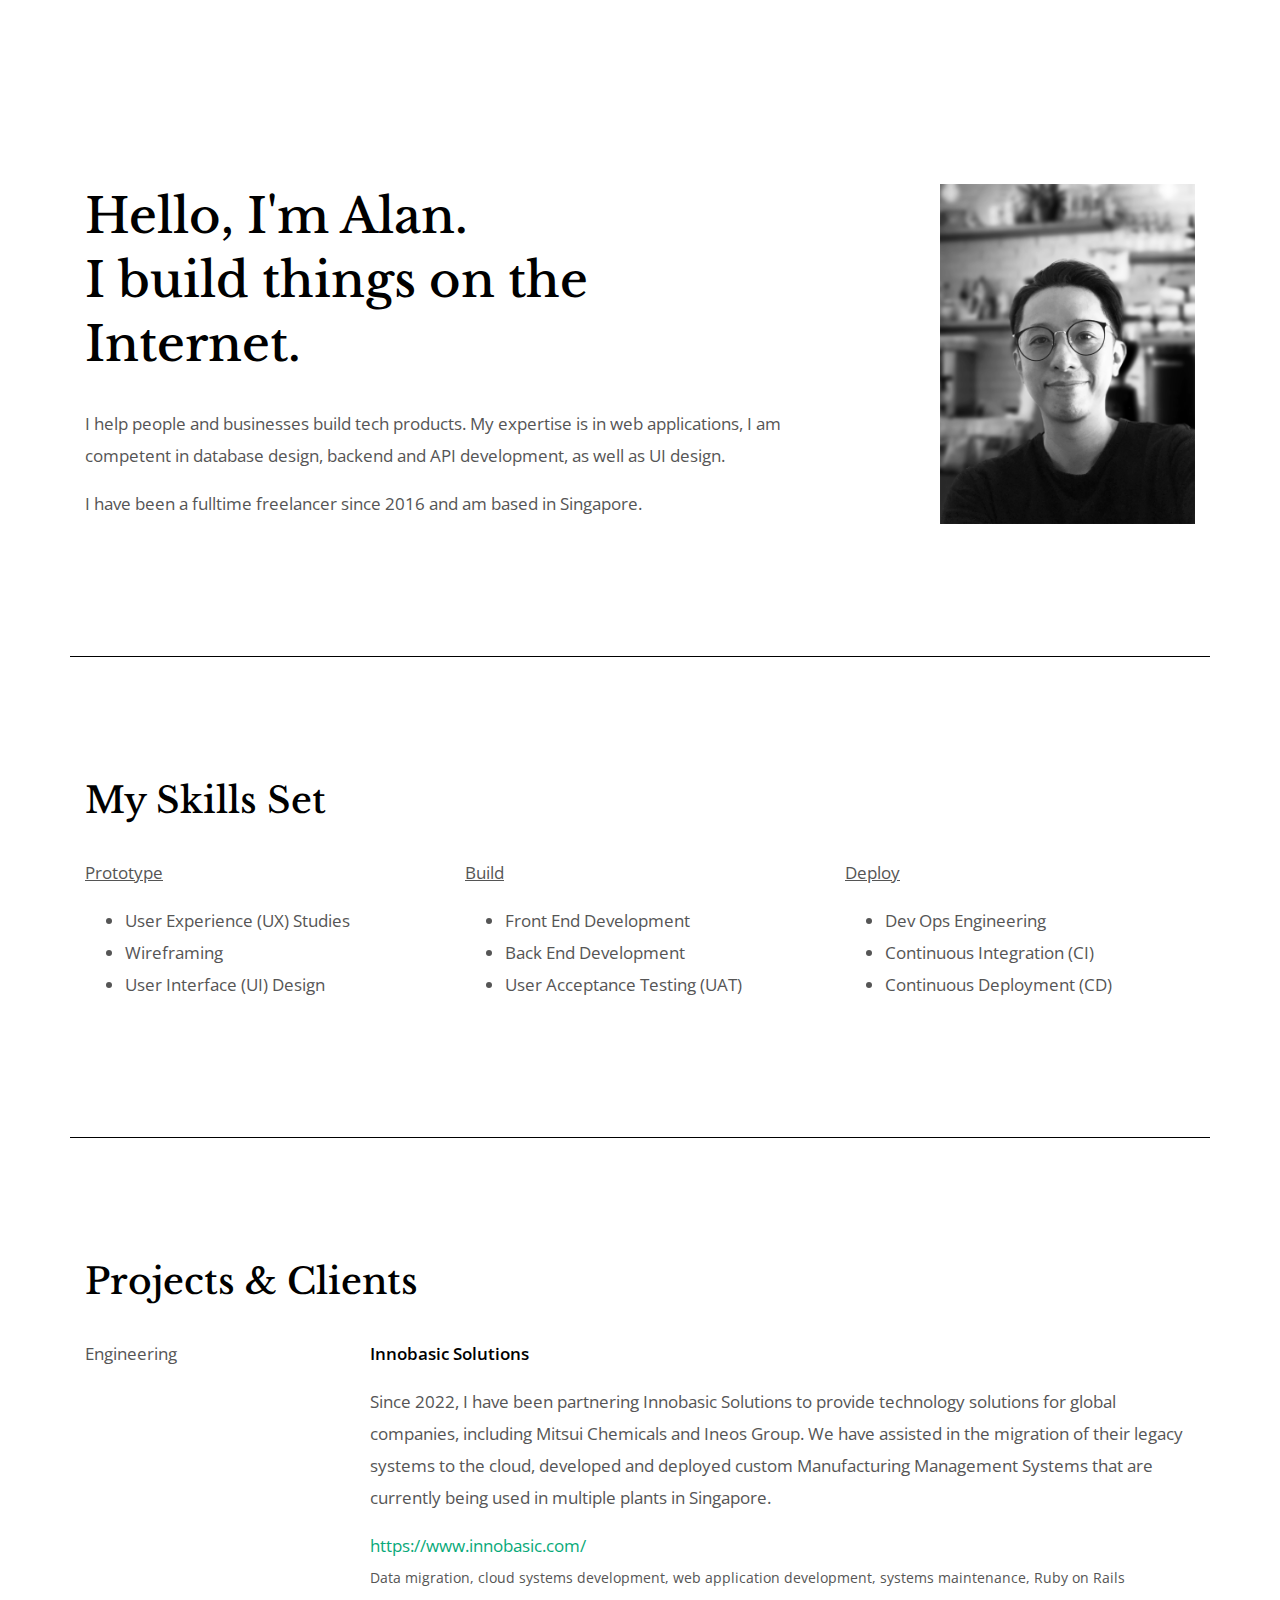
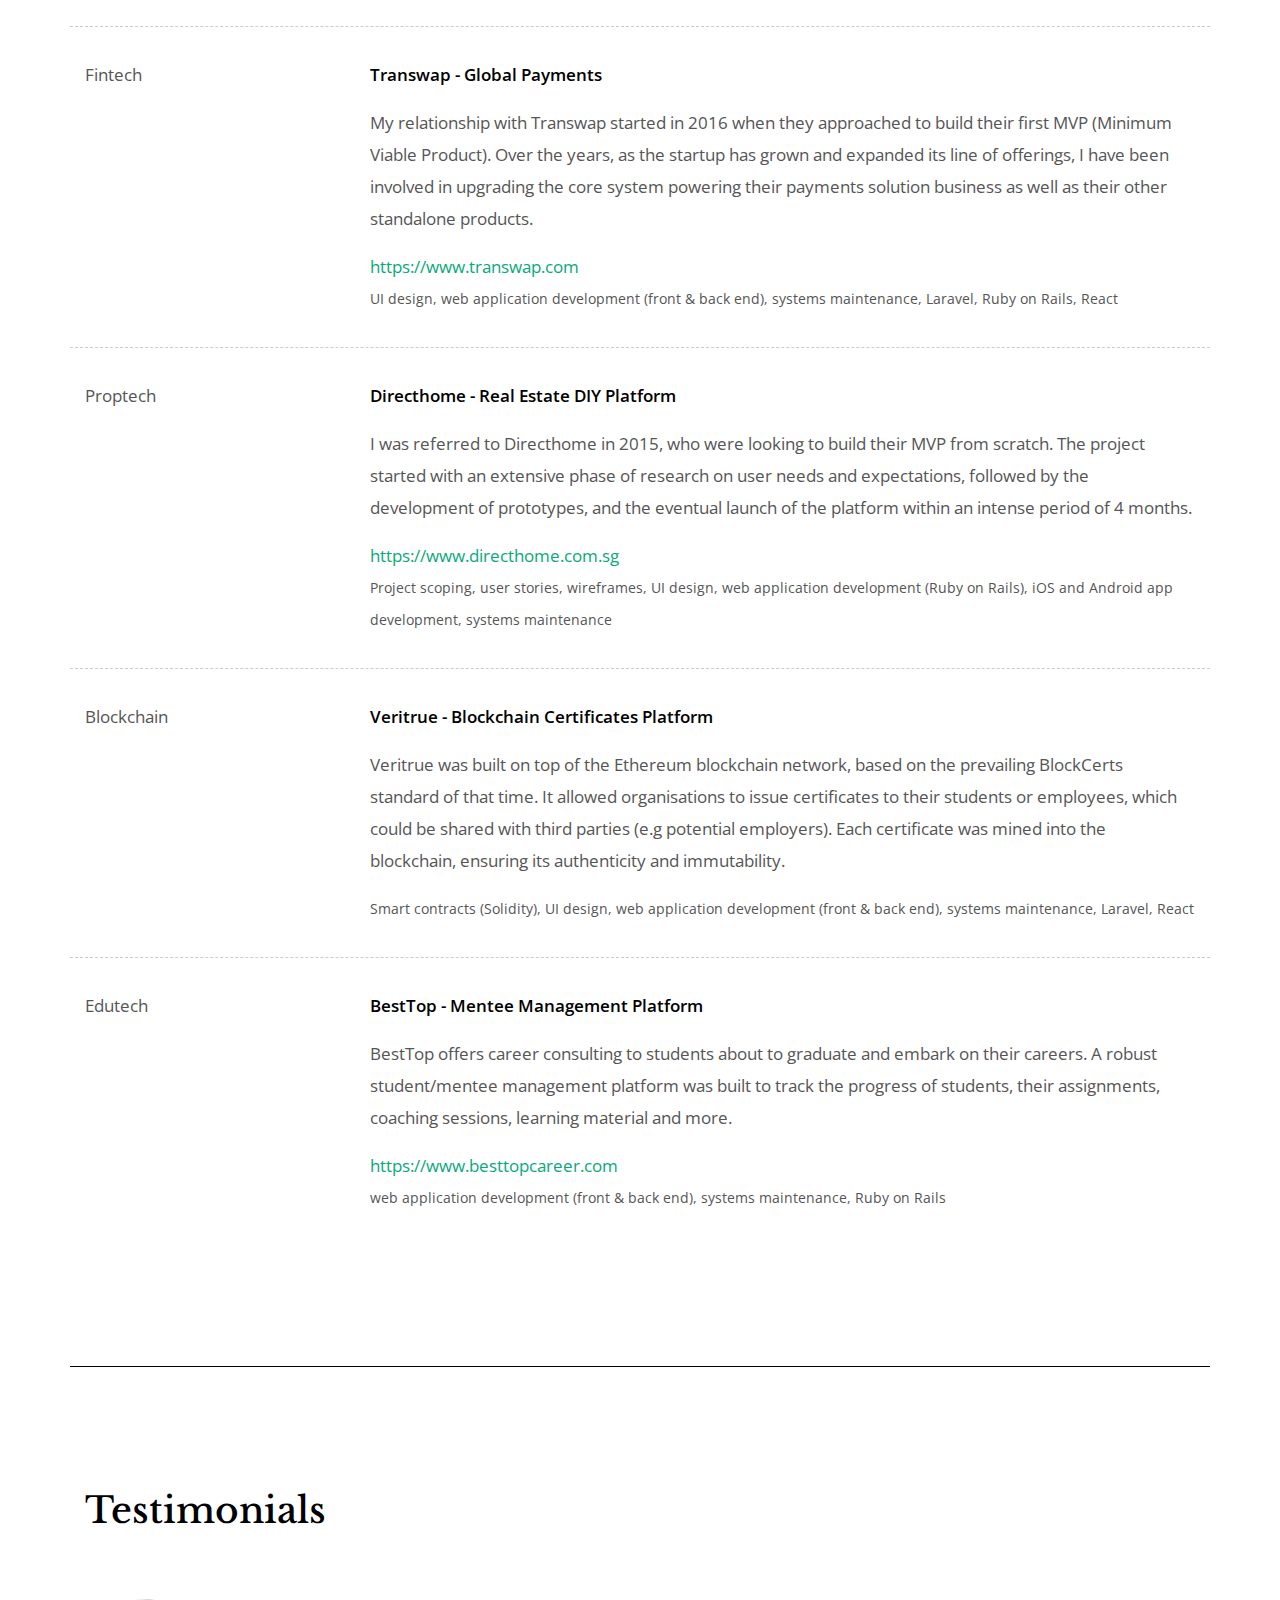
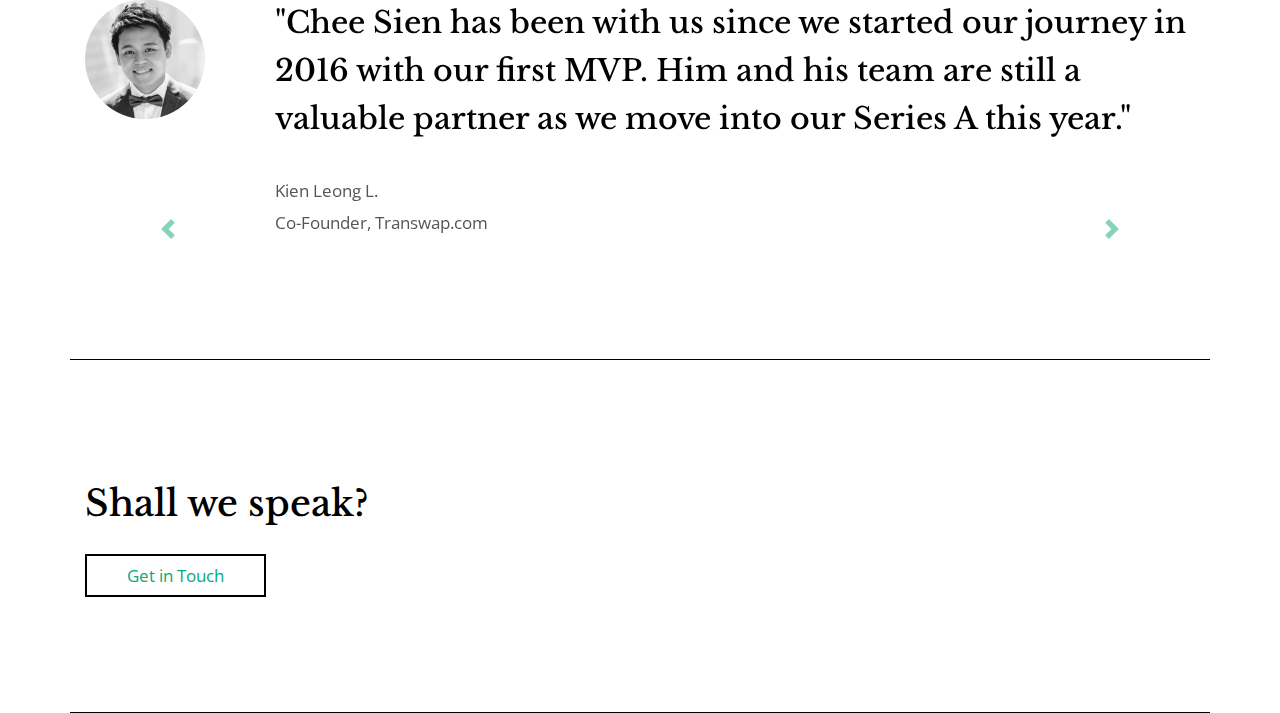
<file: index.html>
<!DOCTYPE html>
<html>
  <head>
    <title>fiftypsi</title>
    <link rel="stylesheet" href="https://maxcdn.bootstrapcdn.com/bootstrap/4.0.0/css/bootstrap.min.css" integrity="sha384-Gn5384xqQ1aoWXA+058RXPxPg6fy4IWvTNh0E263XmFcJlSAwiGgFAW/dAiS6JXm" crossorigin="anonymous">
    <link rel="stylesheet" href="https://maxcdn.bootstrapcdn.com/bootstrap/4.0.0/css/bootstrap.min.css" integrity="sha384-Gn5384xqQ1aoWXA+058RXPxPg6fy4IWvTNh0E263XmFcJlSAwiGgFAW/dAiS6JXm" crossorigin="anonymous">
    <link rel="preconnect" href="https://fonts.gstatic.com">
    <link href="https://fonts.googleapis.com/css2?family=Libre+Baskerville:wght@400;700&family=Open+Sans:wght@400;600&display=swap" rel="stylesheet"> 
    <link rel="stylesheet" href="css/style.css">
  </head>
  <body>
    <div class="container">
  
      <div class="row section" id="splash">
        <div class="col-lg-8">
          <h1 class='fade_in'>Hello, I'm Alan.  <br>I build things on the Internet.</h1>
          <p>I help people and businesses build tech products.  My expertise is in web applications, I am competent in database design, backend and API development, as well as UI design.</p>
          <p>I have been a fulltime freelancer since 2016 and am based in Singapore.</p>
        </div>
         <div class="col-lg-1"></div>
        <div class="col-lg-3">
          <img src="images/alan_lee.jpg" class="profile_image">
        </div>
      </div>
  
      <div class="row section" id="skills">
        <div class="col-12">
          <h2>My Skills Set</h2>
          <p></p>
        </div>
        <div class="col-4">
          <p><u>Prototype</u></p>
          <ul>
            <li>User Experience (UX) Studies</li>
            <li>Wireframing</li>
            <li>User Interface (UI) Design</li>
          </ul>
        </div>
        <div class="col-4">
          <p><u>Build</u></p>
          <ul>
            <li>Front End Development</li>
            <li>Back End Development</li>
            <li>User Acceptance Testing (UAT)</li>
          </ul>
        </div>
        <div class="col-4">
          <p><u>Deploy</u></p>
          <ul>
            <li>Dev Ops Engineering</li>
            <li>Continuous Integration (CI)</li>
            <li>Continuous Deployment (CD)</li>
          </ul>
        </div>
        
        
      </div>


      <div class="row section" id="projects">
        <div class="col-12">
          <h2>Projects & Clients</h2>

          <div class="row project">
            <div class="col-lg-3">
              <p>Engineering</p>
            </div>
            <div class="col-lg-9">
              <p><strong>Innobasic Solutions </strong></p>
              <p>Since 2022, I have been partnering Innobasic Solutions to provide technology solutions for global companies, including Mitsui Chemicals and Ineos Group.  We have assisted in the migration of their legacy systems to the cloud, developed and deployed custom Manufacturing Management Systems that are currently being used in multiple plants in Singapore.</p>
              <a href="https://www.innobasic.com/" target="_blank">https://www.innobasic.com/</a>
              <p class="small">Data migration, cloud systems development, web application development, systems maintenance, Ruby on Rails</p>
            </div>
          </div>
          
          <div class="row project">
            <div class="col-lg-3">
              <p>Fintech</p>
            </div>
            <div class="col-lg-9">
              <p><strong>Transwap - Global Payments </strong></p>
              <p>My relationship with Transwap started in 2016 when they approached to build their first MVP (Minimum Viable Product).  Over the years, as the startup has grown and expanded its line of offerings, I have been involved in upgrading the core system powering their payments solution business as well as their other standalone products.</p>
              <a href="https://www.transwap.com" target="_blank">https://www.transwap.com</a>
              <p class="small">UI design, web application development (front & back end), systems maintenance, Laravel, Ruby on Rails, React</p>
            </div>
          </div>

          <div class="row project">
            <div class="col-lg-3">
              <p>Proptech</p>
            </div>
            <div class="col-lg-9">
              <p><strong>Directhome - Real Estate DIY Platform</strong></p>
              <p>I was referred to Directhome in 2015, who were looking to build their MVP from scratch.  The project started with an extensive phase of research on user needs and expectations, followed by the development of prototypes, and the eventual launch of the platform within an intense period of 4 months.</p>
              <a href="https://www.directhome.com.sg" target="_blank">https://www.directhome.com.sg</a>
              <p class="small">Project scoping, user stories, wireframes, UI design, web application development (Ruby on Rails), iOS and Android app development, systems maintenance</p>
            </div>
          </div>

          <div class="row project">
            <div class="col-lg-3">
              <p>Blockchain</p>
            </div>
            <div class="col-lg-9">
              <p><strong>Veritrue - Blockchain Certificates Platform </strong></p>
              <p>Veritrue was built on top of the Ethereum blockchain network, based on the prevailing BlockCerts standard of that time.  It allowed organisations to issue certificates to their students or employees, which could be shared with third parties (e.g potential employers).  Each certificate was mined into the blockchain, ensuring its authenticity and immutability.</p>
              <p class="small">Smart contracts (Solidity), UI design, web application development (front & back end), systems maintenance, Laravel, React</p>
            </div>
          </div>

          <div class="row project">
            <div class="col-lg-3">
              <p>Edutech</p>
            </div>
            <div class="col-lg-9">
              <p><strong>BestTop - Mentee Management Platform </strong></p>
              <p>BestTop offers career consulting to students about to graduate and embark on their careers.  A robust student/mentee management platform was built to track the progress of students, their assignments, coaching sessions, learning material and more.</p>
               <a href="https://www.besttopcareer.com" target="_blank">https://www.besttopcareer.com</a>
              <p class="small">web application development (front & back end), systems maintenance, Ruby on Rails</p>
            </div>
          </div>


        </div>
      </div>

       <div class="row section">
        <div class="col-12">
          <h2>Testimonials</h2>

          <div id="carousel" class="carousel slide" data-ride="carousel">
            <div class="carousel-inner">
              <div class="carousel-item testimonial active">
                <div class="row">
                  <div class="col-lg-2">
                      <img src="images/profile_kien.png" alt="testimonial">
                  </div>
                  <div class="col-lg-10">
                    <h3>"Chee Sien has been with us since we started our journey in 2016 with our first MVP. Him and his team are still a valuable partner as we move into our Series A this year."</h3>
                    <p>Kien Leong L.<br>Co-Founder, Transwap.com</p>
                  </div>
                </div>
                
              </div>
              <div class="carousel-item testimonial">
                <div class="row">
                  <div class="col-lg-2">
                      <img src="images/profile_mulyadi.jpeg" alt="testimonial">
                  </div>
                  <div class="col-lg-10">
                    <h3>
									"Chee Sien and his team helped us to launch our platform very quickly, and according to
									our vision. If you need a tech partner, I strongly recommend them."
                    </h3>
                <p>Mulyadi S.<br>Founder, Makerscut.com</p>
                  </div>
                </div>
                
              </div>
              <div class="carousel-item testimonial">
                <div class="row">
                  <div class="col-lg-2">
                      <img src="images/profile_tong.jpeg" alt="testimonial">
                  </div>
                  <div class="col-lg-10">
                    <h3>"Whenever I think up a new venture, I bounce ideas off Chee Sien.  Most of the time, a great-looking prototype gets built in no time."</h3>
                <p>Duong T.<br>Co-Founded Homage.sg</p>
                  </div>
                </div>
                
              </div>
            </div>
            <a class="carousel-control-prev" href="#carousel" role="button" data-slide="prev">
              <span class="carousel-control-prev-icon" aria-hidden="true"></span>
              <span class="sr-only">Previous</span>
            </a>
            <a class="carousel-control-next" href="#carousel" role="button" data-slide="next">
              <span class="carousel-control-next-icon" aria-hidden="true"></span>
              <span class="sr-only">Next</span>
            </a>
          </div>
        </div>
      </div>

      <div class="row section">
        <div class="col-12">
          <h2>Shall we speak?</h2>
          <a href="mailto:dortcorm@gmail.com" class="button">Get in Touch</a>
        </div>
      </div>
      
    </div>  
    <script src="https://code.jquery.com/jquery-3.2.1.slim.min.js" integrity="sha384-KJ3o2DKtIkvYIK3UENzmM7KCkRr/rE9/Qpg6aAZGJwFDMVNA/GpGFF93hXpG5KkN" crossorigin="anonymous"></script>
    <script src="https://cdnjs.cloudflare.com/ajax/libs/popper.js/1.12.9/umd/popper.min.js" integrity="sha384-ApNbgh9B+Y1QKtv3Rn7W3mgPxhU9K/ScQsAP7hUibX39j7fakFPskvXusvfa0b4Q" crossorigin="anonymous"></script>
    <script src="https://maxcdn.bootstrapcdn.com/bootstrap/4.0.0/js/bootstrap.min.js" integrity="sha384-JZR6Spejh4U02d8jOt6vLEHfe/JQGiRRSQQxSfFWpi1MquVdAyjUar5+76PVCmYl" crossorigin="anonymous"></script>
    <script>
      $('.carousel').carousel({
        interval: false
      })
      $("#skills").hide();
      element.scrollIntoView();
    </script>
  </body>
</html>
</file>
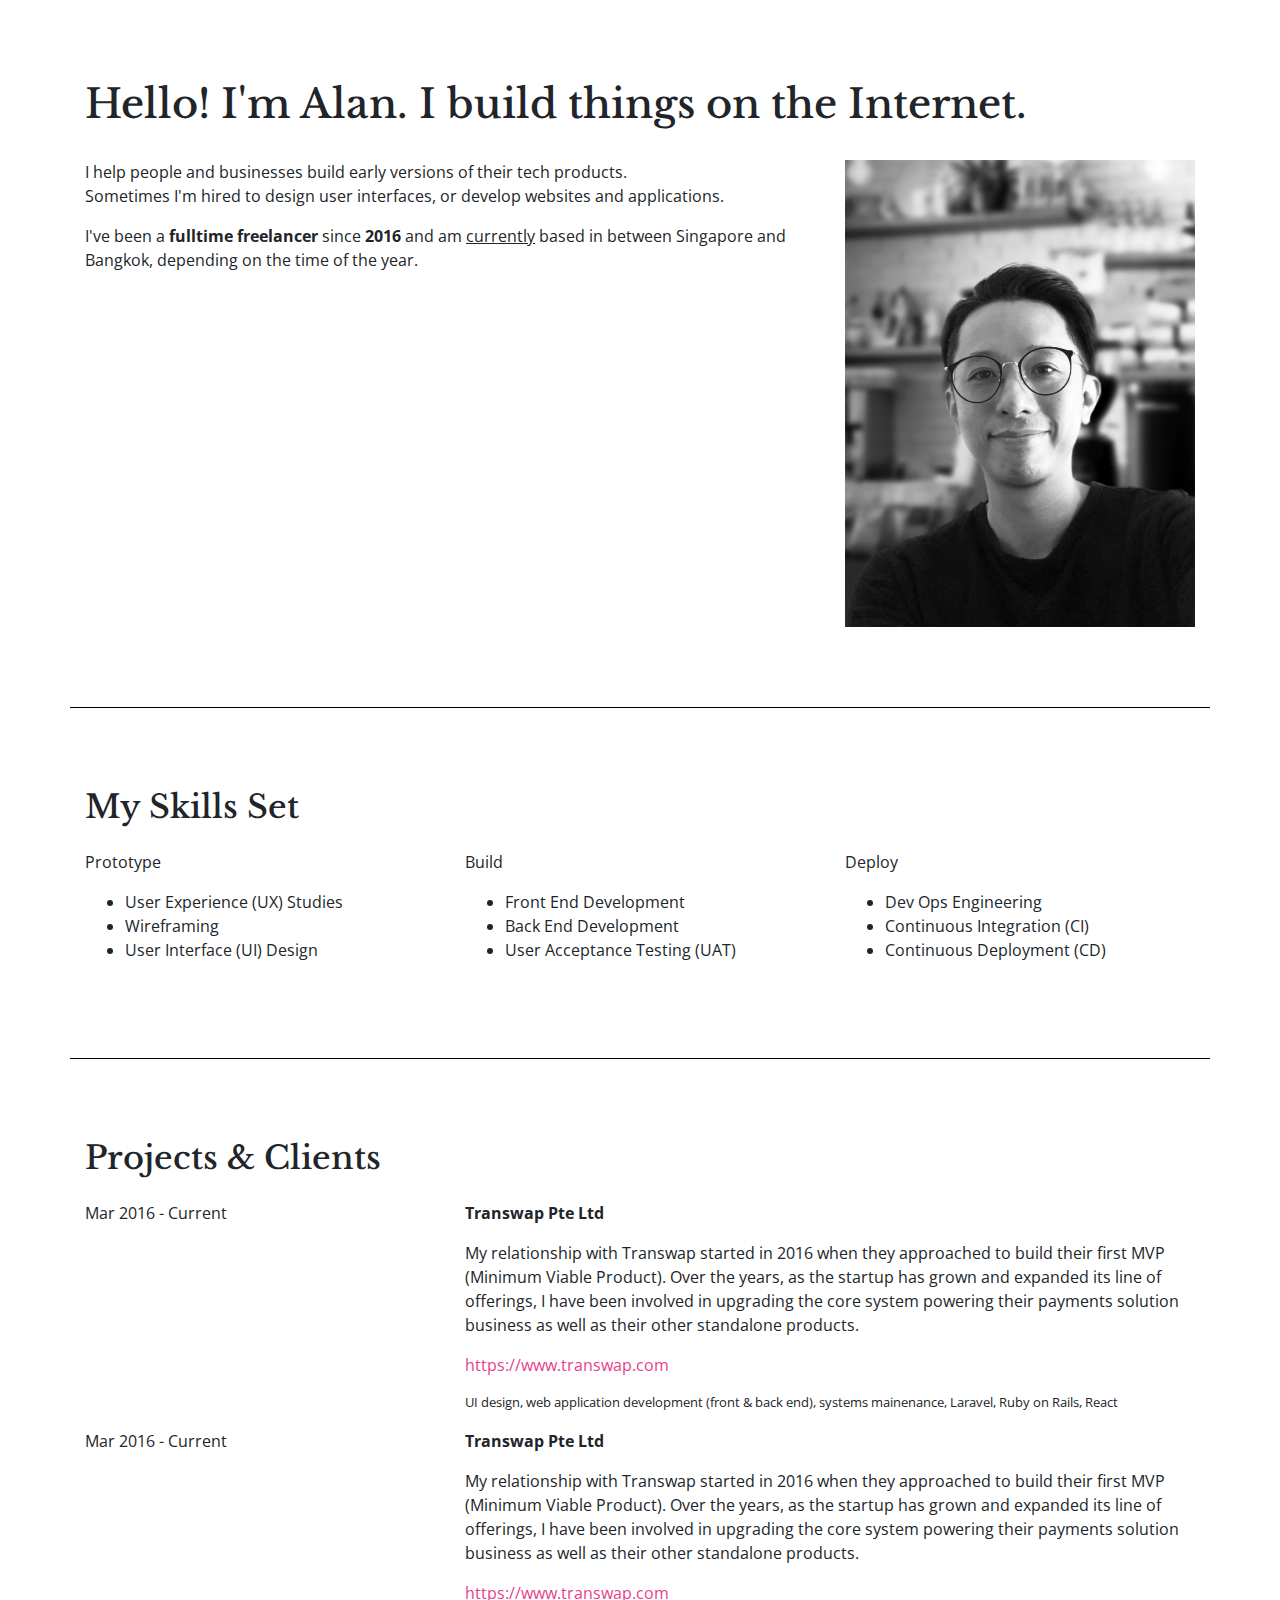
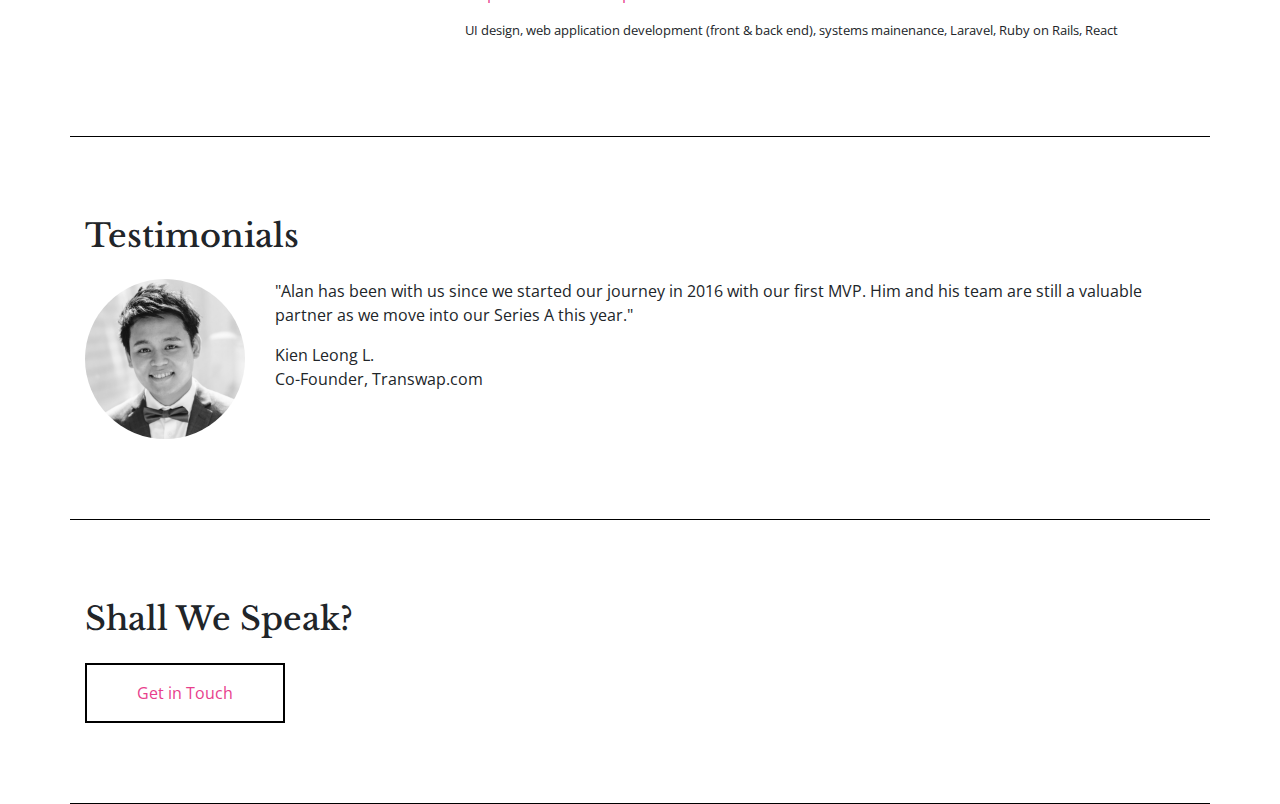
<file: code/index.html>
<html>
  <head>
    <!--  Bootstrap -->
    <link rel="stylesheet" href="https://maxcdn.bootstrapcdn.com/bootstrap/4.0.0/css/bootstrap.min.css" integrity="sha384-Gn5384xqQ1aoWXA+058RXPxPg6fy4IWvTNh0E263XmFcJlSAwiGgFAW/dAiS6JXm" crossorigin="anonymous">
    <!-- Google Fonts -->
    <link rel="preconnect" href="https://fonts.gstatic.com">
    <link href="https://fonts.googleapis.com/css2?family=Libre+Baskerville:wght@400;700&family=Open+Sans:wght@400;700&display=swap" rel="stylesheet">
    <!-- Custom Stylesheet -->
    <link rel="stylesheet" href="style.css">
  </head>
  <body>

    <div class="container">

      <div class="row section">
        <div class="col-lg-12">
          <h1>Hello! <span>I'm Alan.</span> I build things on the Internet.</h1>
        </div>
        <div class="col-lg-8">
          <p>I help people and businesses build early versions of their tech products. <br>Sometimes I'm hired to design user interfaces, or develop websites and applications.</p>
          <p>I've been a <strong>fulltime freelancer</strong> since <b>2016</b> and am <u>currently</u> based in between Singapore and Bangkok, depending on the time of the year.</p>
        </div>
        <div class="col-lg-4">
          <img id="profile" src="https://fiftypsi.github.io/images/alan_lee.jpg">
        </div>
      </div>

      <div class="row section">
        <div class="col-lg-12">
           <h2>My Skills Set</h2>
        </div>
        <div class="col-lg-4">
          <p>Prototype</p>
            <ul>
              <li>User Experience (UX) Studies</li>
              <li>Wireframing</li>
              <li>User Interface (UI) Design</li>
            </ul>
        </div>
        <div class="col-lg-4">
           <p>Build</p>
            <ul>
              <li>Front End Development</li>
              <li>Back End Development</li>
              <li>User Acceptance Testing (UAT)</li>
            </ul>
        </div>
        <div class="col-lg-4">
          <p>Deploy</p>
            <ul>
              <li>Dev Ops Engineering</li>
              <li>Continuous Integration (CI)</li>
              <li>Continuous Deployment (CD)</li>
            </ul>
        </div>
      </div>

      <div class="row section" id="projects">
        <div class="col-lg-12">
          <h2>Projects & Clients</h2>
        </div>
        <div class="col-lg-4">
          <p>Mar 2016 - Current</p>
        </div>
        <div class="col-lg-8">
          <p><strong>Transwap Pte Ltd </strong></p>
          <p>My relationship with Transwap started in 2016 when they approached to build their first MVP (Minimum Viable Product).  Over the years, as the startup has grown and expanded its line of offerings, I have been involved in upgrading the core system powering their payments solution business as well as their other standalone products.</p>
          <a href="https://www.transwap.com" target="_blank">https://www.transwap.com</a>
          <p class="small">UI design, web application development (front & back end), systems mainenance, Laravel, Ruby on Rails, React</p>
        </div>
        <div class="col-lg-4">
          <p>Mar 2016 - Current</p>
        </div>
        <div class="col-lg-8">
          <p><strong>Transwap Pte Ltd </strong></p>
          <p>My relationship with Transwap started in 2016 when they approached to build their first MVP (Minimum Viable Product).  Over the years, as the startup has grown and expanded its line of offerings, I have been involved in upgrading the core system powering their payments solution business as well as their other standalone products.</p>
          <a href="https://www.transwap.com" target="_blank">https://www.transwap.com</a>
          <p class="small">UI design, web application development (front & back end), systems mainenance, Laravel, Ruby on Rails, React</p>
        </div>
      </div>

      <div class="row section" id="testimonials">
        <div class="col-lg-12">
          <h2>Testimonials</h2>
        </div>
        <div class="col-lg-2">
          <img src="https://fiftypsi.github.io/images/profile_kien.png" alt="">
        </div>
        <div class="col-lg-10">
          <p>"Alan has been with us since we started our journey in 2016 with our first MVP. Him and his team are still a valuable partner as we move into our Series A this year."
        </p>
        <p>Kien Leong L.<br>
          Co-Founder, Transwap.com
        </p>
        </div>
      </div>

      <div class="row section">
          <div class="col-lg-12">
            <h2>Shall We Speak?</h2>
            <a id="cta_button" href="mailto:alan@bitnatives.com">Get in Touch</a>
          </div>
      </div>

      
    </div>

    <script src="https://code.jquery.com/jquery-3.2.1.slim.min.js" integrity="sha384-KJ3o2DKtIkvYIK3UENzmM7KCkRr/rE9/Qpg6aAZGJwFDMVNA/GpGFF93hXpG5KkN" crossorigin="anonymous"></script>
    <script src="https://cdnjs.cloudflare.com/ajax/libs/popper.js/1.12.9/umd/popper.min.js" integrity="sha384-ApNbgh9B+Y1QKtv3Rn7W3mgPxhU9K/ScQsAP7hUibX39j7fakFPskvXusvfa0b4Q" crossorigin="anonymous"></script>
    <script src="https://maxcdn.bootstrapcdn.com/bootstrap/4.0.0/js/bootstrap.min.js" integrity="sha384-JZR6Spejh4U02d8jOt6vLEHfe/JQGiRRSQQxSfFWpi1MquVdAyjUar5+76PVCmYl" crossorigin="anonymous"></script>
  </body>
</html>
</file>
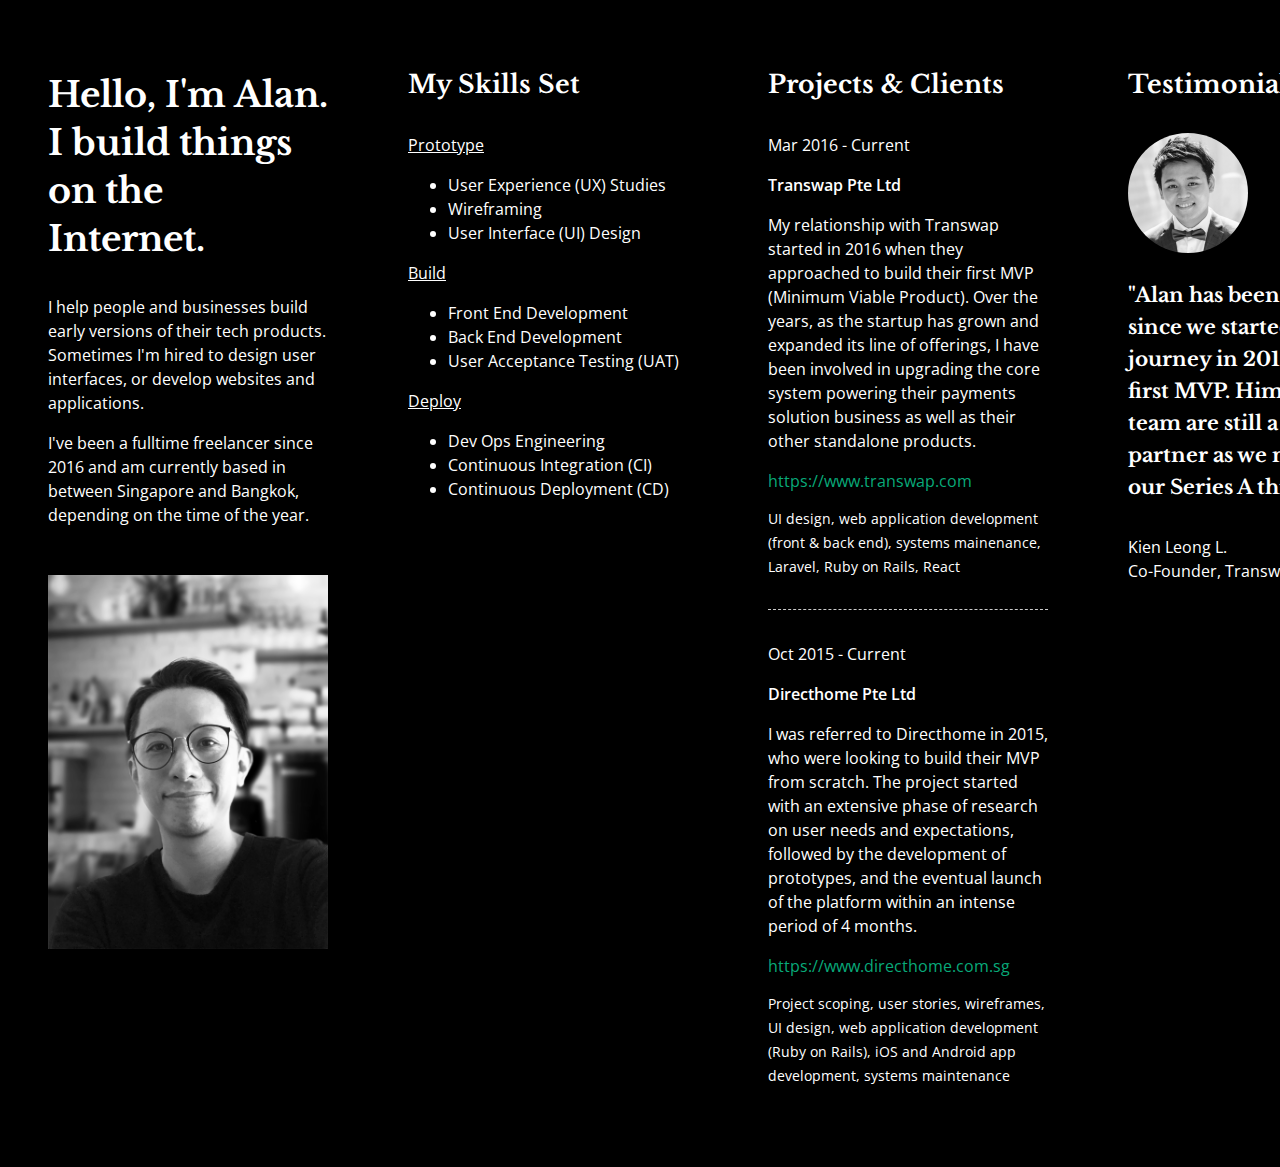
<file: index_alt.html>
<!DOCTYPE html>
<html>
  <head>
    <title>fiftypsi</title>
    <link rel="preconnect" href="https://fonts.gstatic.com">
    <link href="https://fonts.googleapis.com/css2?family=Libre+Baskerville:wght@400;700&family=Open+Sans:wght@400;600&display=swap" rel="stylesheet"> 
    <!-- <link rel="stylesheet" href="css/style_basic.css"> -->
    <link rel="stylesheet" href="css/style_alt.css">
  </head>
  <body>
    <div id="container">
  
      <div class="section" id="splash">
        <div id="splash_left">
          <h1>Hello, I'm Alan.  <br>I build things on the Internet.</h1>
          <p>I help people and businesses build early versions of their tech products.  Sometimes I'm hired to design user interfaces, or develop websites and applications.</p>
          <p>I've been a fulltime freelancer since 2016 and am currently based in between Singapore and Bangkok, depending on the time of the year.</p>
        </div>
        <div id="splash_right">
          <img src="images/alan_lee.jpg" class="profile_image">
        </div>
      </div>
  
      <div class="section">
        <h2>My Skills Set</h2>
        <div id="skills">
          <div class="skill">
            <p><u>Prototype</u></p>
            <ul>
              <li>User Experience (UX) Studies</li>
              <li>Wireframing</li>
              <li>User Interface (UI) Design</li>
            </ul>
          </div>
          <div class="skill">
            <p><u>Build</u></p>
            <ul>
              <li>Front End Development</li>
              <li>Back End Development</li>
              <li>User Acceptance Testing (UAT)</li>
            </ul>
          </div>
          <div class="skill">
            <p><u>Deploy</u></p>
            <ul>
              <li>Dev Ops Engineering</li>
              <li>Continuous Integration (CI)</li>
              <li>Continuous Deployment (CD)</li>
            </ul>
          </div>
        </div>
      </div>


      <div class="section">
        <div class="col-12">
          <h2>Projects & Clients</h2>
          
          <div class="project">
            <div class="project_left">
              <p>Mar 2016 - Current</p>
            </div>
            <div class="project_right">
              <p><strong>Transwap Pte Ltd </strong></p>
              <p>My relationship with Transwap started in 2016 when they approached to build their first MVP (Minimum Viable Product).  Over the years, as the startup has grown and expanded its line of offerings, I have been involved in upgrading the core system powering their payments solution business as well as their other standalone products.</p>
              <a href="https://www.transwap.com" target="_blank">https://www.transwap.com</a>
              <p class="small">UI design, web application development (front & back end), systems mainenance, Laravel, Ruby on Rails, React</p>
            </div>
          </div>

          <div class="project">
            <div class="project_left">
              <p>Oct 2015 - Current</p>
            </div>
            <div class="project_right">
              <p><strong>Directhome Pte Ltd</strong></p>
              <p>I was referred to Directhome in 2015, who were looking to build their MVP from scratch.  The project started with an extensive phase of research on user needs and expectations, followed by the development of prototypes, and the eventual launch of the platform within an intense period of 4 months.</p>
              <a href="https://www.directhome.com.sg" target="_blank">https://www.directhome.com.sg</a>
              <p class="small">Project scoping, user stories, wireframes, UI design, web application development (Ruby on Rails), iOS and Android app development, systems maintenance</p>
            </div>
          </div>


        </div>
      </div>

       <div class="section">
        <div class="col-12">
          <h2>Testimonials</h2>

          <div class="testimonial">
              <div class="testimonial_left">
                  <img src="images/profile_kien.png" alt="testimonial">
              </div>
              <div class="testimonial_right">
                <h3>"Alan has been with us since we started our journey in 2016 with our first MVP. Him and his team are still a valuable partner as we move into our Series A this year."</h3>
                <p>Kien Leong L.<br>Co-Founder, Transwap.com</p>
              </div>
          </div>

        </div>
      </div>

      <div class="section">
        <div class="col-12">
          <h2>Shall we speak<a href="index_basic.html">?</a></h2>
          <a href="mailto:dortcorm@gmail.com" class="button">Get in Touch</a>
        </div>
      </div>
      
    </div>  
  </body>
</html>
</file>
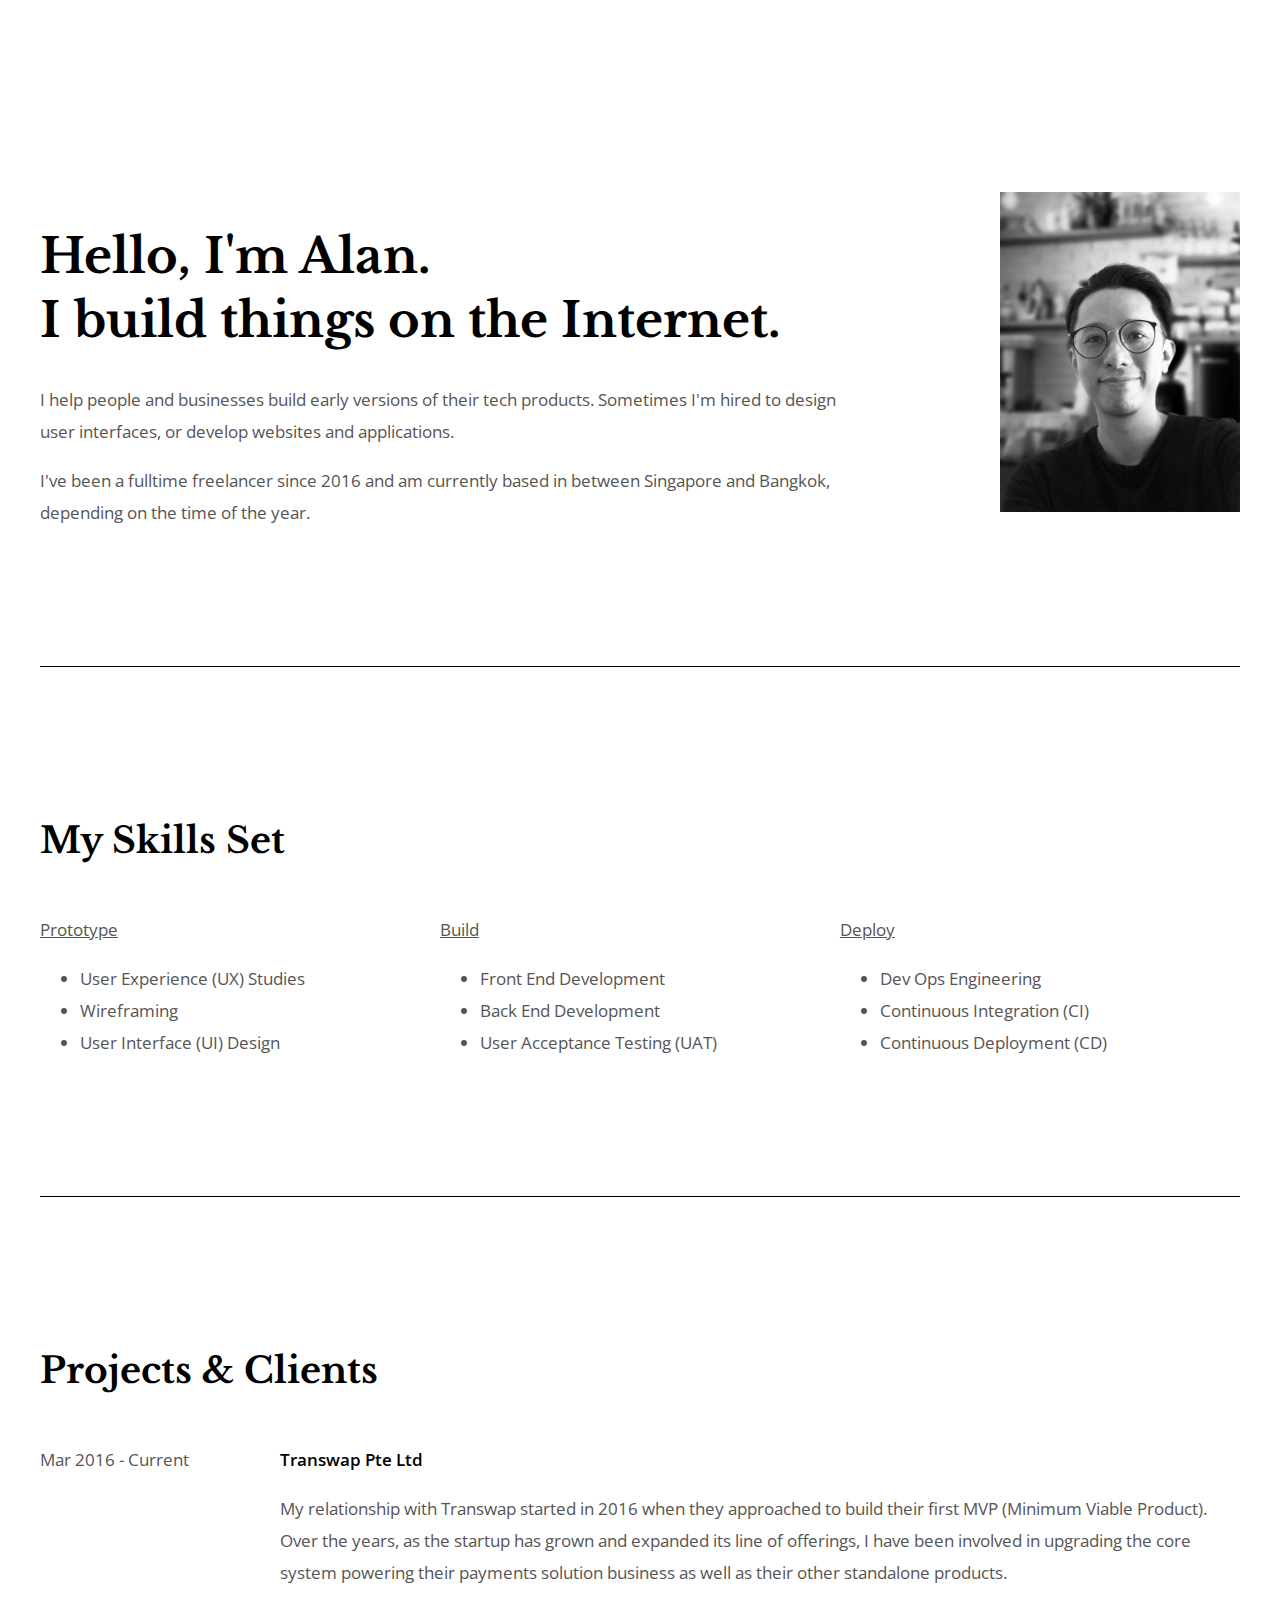
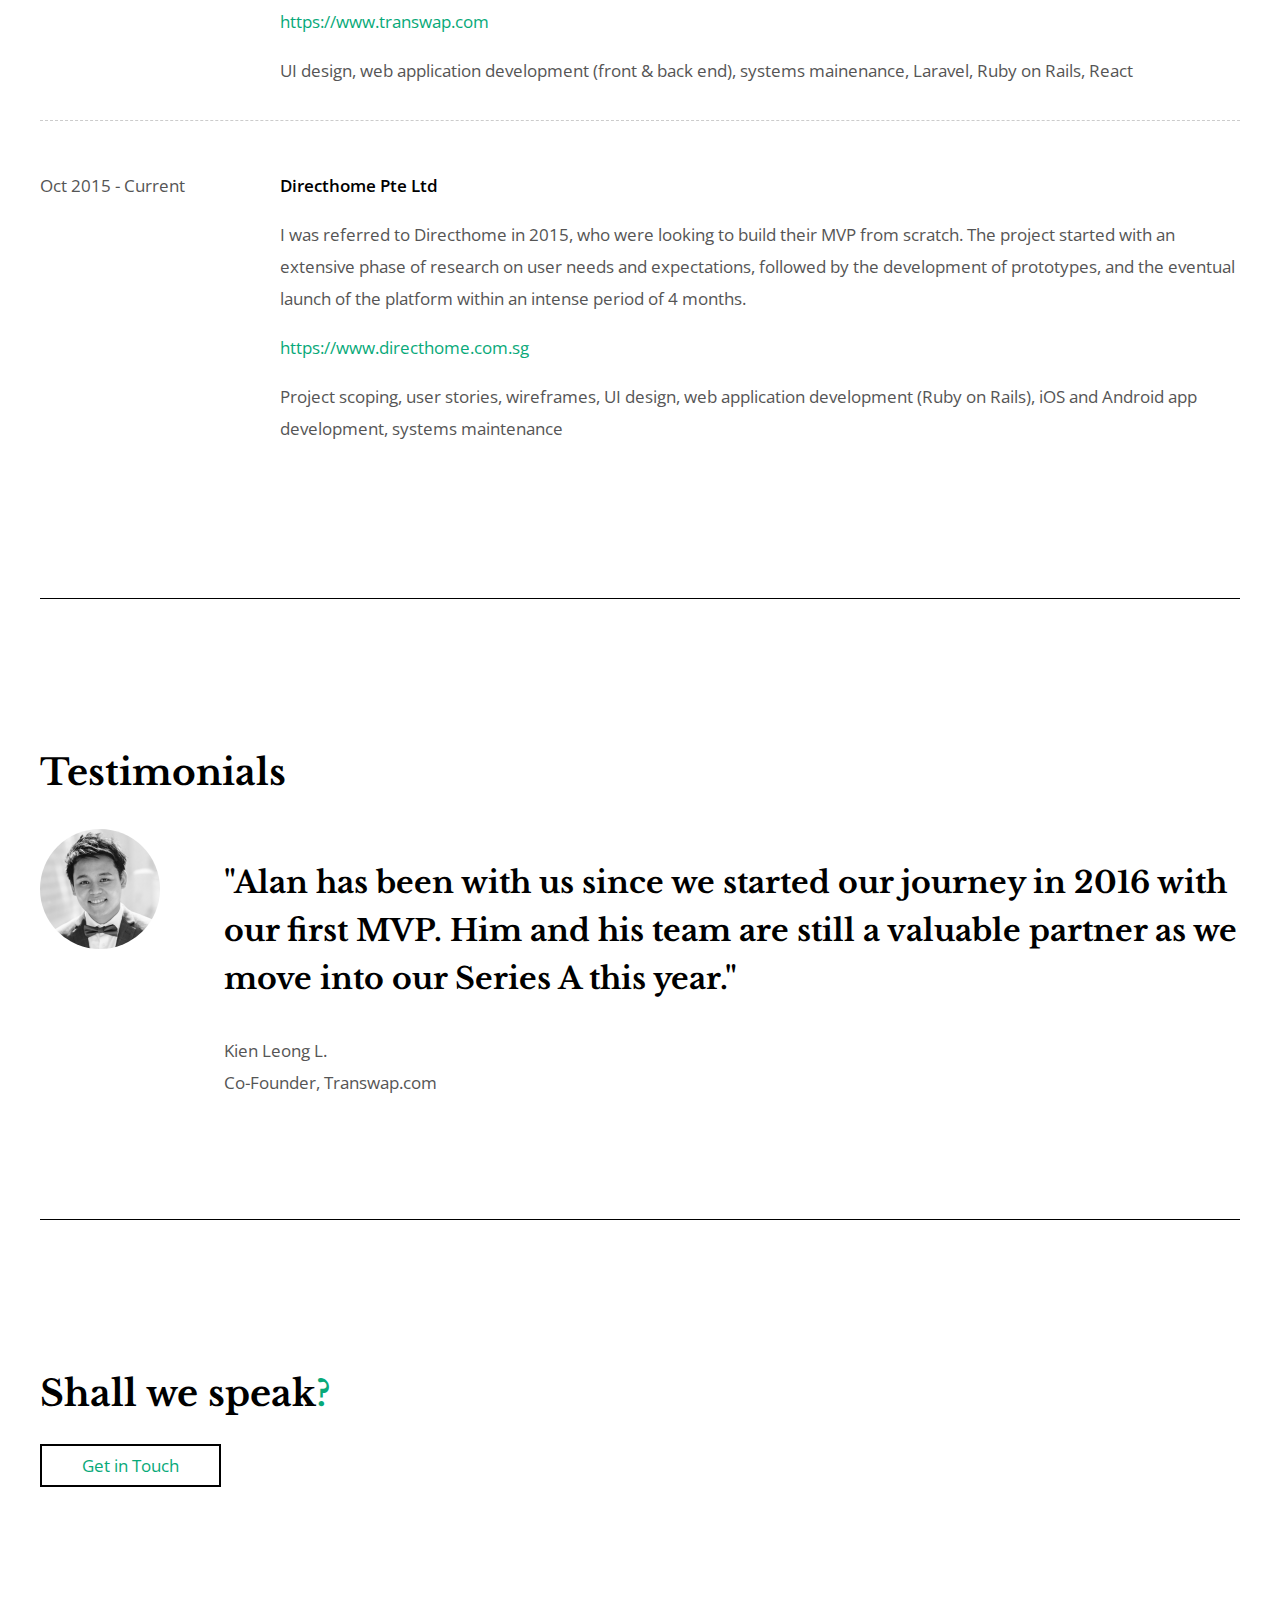
<file: index_basic.html>
<!DOCTYPE html>
<html>
  <head>
    <title>fiftypsi</title>
    <link rel="preconnect" href="https://fonts.gstatic.com">
    <link href="https://fonts.googleapis.com/css2?family=Libre+Baskerville:wght@400;700&family=Open+Sans:wght@400;600&display=swap" rel="stylesheet"> 
    <link rel="stylesheet" href="css/style_basic.css">
    <!-- <link rel="stylesheet" href="css/style_alt.css"> -->
  </head>
  <body>
    <div id="container">
  
      <div class="section" id="splash">
        <div id="splash_left">
          <h1>Hello, I'm Alan.  <br>I build things on the Internet.</h1>
          <p>I help people and businesses build early versions of their tech products.  Sometimes I'm hired to design user interfaces, or develop websites and applications.</p>
          <p>I've been a fulltime freelancer since 2016 and am currently based in between Singapore and Bangkok, depending on the time of the year.</p>
        </div>
        <div id="splash_right">
          <img src="images/alan_lee.jpg" class="profile_image">
        </div>
      </div>
  
      <div class="section">
        <h2>My Skills Set</h2>
        <div id="skills">
          <div class="skill">
            <p><u>Prototype</u></p>
            <ul>
              <li>User Experience (UX) Studies</li>
              <li>Wireframing</li>
              <li>User Interface (UI) Design</li>
            </ul>
          </div>
          <div class="skill">
            <p><u>Build</u></p>
            <ul>
              <li>Front End Development</li>
              <li>Back End Development</li>
              <li>User Acceptance Testing (UAT)</li>
            </ul>
          </div>
          <div class="skill">
            <p><u>Deploy</u></p>
            <ul>
              <li>Dev Ops Engineering</li>
              <li>Continuous Integration (CI)</li>
              <li>Continuous Deployment (CD)</li>
            </ul>
          </div>
        </div>
      </div>


      <div class="section">
        <div class="col-12">
          <h2>Projects & Clients</h2>
          
          <div class="project">
            <div class="project_left">
              <p>Mar 2016 - Current</p>
            </div>
            <div class="project_right">
              <p><strong>Transwap Pte Ltd </strong></p>
              <p>My relationship with Transwap started in 2016 when they approached to build their first MVP (Minimum Viable Product).  Over the years, as the startup has grown and expanded its line of offerings, I have been involved in upgrading the core system powering their payments solution business as well as their other standalone products.</p>
              <a href="https://www.transwap.com" target="_blank">https://www.transwap.com</a>
              <p class="small">UI design, web application development (front & back end), systems mainenance, Laravel, Ruby on Rails, React</p>
            </div>
          </div>

          <div class="project">
            <div class="project_left">
              <p>Oct 2015 - Current</p>
            </div>
            <div class="project_right">
              <p><strong>Directhome Pte Ltd</strong></p>
              <p>I was referred to Directhome in 2015, who were looking to build their MVP from scratch.  The project started with an extensive phase of research on user needs and expectations, followed by the development of prototypes, and the eventual launch of the platform within an intense period of 4 months.</p>
              <a href="https://www.directhome.com.sg" target="_blank">https://www.directhome.com.sg</a>
              <p class="small">Project scoping, user stories, wireframes, UI design, web application development (Ruby on Rails), iOS and Android app development, systems maintenance</p>
            </div>
          </div>


        </div>
      </div>

       <div class="section">
        <div class="col-12">
          <h2>Testimonials</h2>

          <div class="testimonial">
              <div class="testimonial_left">
                  <img src="images/profile_kien.png" alt="testimonial">
              </div>
              <div class="testimonial_right">
                <h3>"Alan has been with us since we started our journey in 2016 with our first MVP. Him and his team are still a valuable partner as we move into our Series A this year."</h3>
                <p>Kien Leong L.<br>Co-Founder, Transwap.com</p>
              </div>
          </div>

        </div>
      </div>

      <div class="section">
        <div class="col-12">
          <h2>Shall we speak<a href="index_alt.html">?</a></h2>
          <a href="mailto:dortcorm@gmail.com" class="button">Get in Touch</a>
        </div>
      </div>
      
    </div>  
  </body>
</html>
</file>
<file: css/style.css>
body{
  color: #555555;
  font-family: 'Open Sans', sans-serif;
  font-size: 17px;
  line-height: 32px;
}
h1, h2, h3, h4, h5, h6{
  color: #000000;
  font-family: 'Libre Baskerville', serif;
}
h1{
  font-size: 48px;
  margin-bottom: 32px;
  line-height: 64px;
}

h2{
  font-size: 36px;
  line-height: 48px;
  margin-bottom:32px;
}

h3{
  font-size: 30px;
  line-height: 48px;
}

strong{
  font-weight:600;
  color: #000;
}

a:visited, a:link{
  color: #08a979;
}


.button{
  border: 2px solid #000000;
  color: #000000;
  padding: 8px 40px;
  transition: all 0.2s ease-in;
}

.button:hover{
  text-decoration: none;
  color: #fff;
  background-color: #000;
}



.section{
  border-bottom: 1px solid #000000;
  padding: 120px 0 120px 0;
}

#splash{
  padding-top: 184px;
}

#splash img{
  width: 100%;
}

.project{
  border-bottom: 1px dashed #ccc;
  margin-bottom: 32px;
  padding-bottom: 16px;
}

.project:last-child{
  border-bottom: 0px;
  margin-bottom: 0px;
  padding-bottom: 16px;
}

#carousel{
  margin-top:64px;
}

.carousel-control-prev-icon {
 background-image: url("data:image/svg+xml;charset=utf8,%3Csvg xmlns='http://www.w3.org/2000/svg' fill='%2308a979' viewBox='0 0 8 8'%3E%3Cpath d='M5.25 0l-4 4 4 4 1.5-1.5-2.5-2.5 2.5-2.5-1.5-1.5z'/%3E%3C/svg%3E") !important;
}

.carousel-control-next-icon {
  background-image: url("data:image/svg+xml;charset=utf8,%3Csvg xmlns='http://www.w3.org/2000/svg' fill='%2308a979' viewBox='0 0 8 8'%3E%3Cpath d='M2.75 0l-1.5 1.5 2.5 2.5-2.5 2.5 1.5 1.5 4-4-4-4z'/%3E%3C/svg%3E") !important;
}
.carousel-control-next, .carousel-control-prev{
  align-items: flex-end;
}

.testimonial img{
  width:120px;
  border-radius: 60px;
}

.testimonial h3{
  margin-bottom: 32px;
}

.testimonial p{
  padding-bottom: 10px;
  margin-bottom: -10px;
}
</file>
<file: code/style.css>
body, p{
  font-family: "Open Sans", sans-serif;
}

h1, h2{
  font-family: 'Libre Baskerville', serif;
}

h1{
  margin-bottom: 32px;
}

h2{
  margin-bottom:24px;
}

strong{
  font-weight: bold;
}

a:link, a:visited{
  color:#e83e8c;
}

a:hover{
  color:blue;
  text-decoration: none;
}


.section{
  border-bottom: 1px solid #000000;
  padding-top: 80px;
  padding-bottom: 80px;
}

#intro{
  display: flex;
}

#profile{
  width:100%;
}

#skills_container{
  display: flex;
}
.skill{
  width: 300px;
}

#projects a:link, #projects a:visited{
  margin-bottom: 16px;
  display: block;
}

#testimonials img{
  width: 100%;
  border-radius: 50%;
}

#cta_button{
  border:2px solid #000000;
  display: block;
  padding: 16px 32px 16px 32px;
  width: 200px;
  text-align: center;
}



/* xs */
@media (max-width: 575px) {
    
}

/* sm */
@media (min-width: 576px) {

}
/* md */
@media (min-width: 768px) {

}
/* lg */
@media (min-width: 992px) {
}
</file>
<file: css/style_basic.css>
body{
  color: #555555;
  font-family: 'Open Sans', sans-serif;
  font-size: 17px;
  line-height: 32px;
}
h1, h2, h3, h4, h5, h6{
  color: #000000;
  font-family: 'Libre Baskerville', serif;
}
h1{
  font-size: 48px;
  margin-bottom: 32px;
  line-height: 64px;
}

h2{
  font-size: 36px;
  line-height: 48px;
  margin-bottom:32px;
}

h3{
  font-size: 30px;
  line-height: 48px;
}

strong{
  font-weight:600;
  color: #000;
}

a:visited, a:link{
  color: #08a979;
  text-decoration: none;
}



.button{
  border: 2px solid #000000;
  color: #000000;
  padding: 8px 40px;
  transition: all 0.2s ease-in;
}

.button:hover{
  text-decoration: none;
  color: #fff;
  background-color: #000;
}

#container{
  width: 1200px;
  margin: 0 auto 0;
}



.section{
  border-bottom: 1px solid #000000;
  padding: 120px 0 120px 0;
}

.section:last-child{
  border:0px;
}

#splash{
  padding-top: 184px;
  display: flex;
}
#splash_left{
  width: 800px;
}
#splash_right{
  width: 400px;
  text-align: right;
}

#splash img{
  /* width: 100%; */
  width: 240px;
}

#skills{
  display: flex;
}

.skill{
  width: 33.33%;
}

.project{
  border-bottom: 1px dashed #ccc;
  margin-bottom: 32px;
  padding-bottom: 16px;
  display: flex;
}

.project_left{
  width: 240px;
}

.project_right{
 width: 960px;
}

.project:last-child{
  border-bottom: 0px;
  margin-bottom: 0px;
  padding-bottom: 16px;
}

.testimonial{
  display: flex;
}

.testimonial_left{
  min-width: 184px;
}
.testimonial_right{
  /* width: px; */
}


.testimonial img{
  width:120px;
  border-radius: 60px;
}

.testimonial h3{
  margin-bottom: 32px;
}

.testimonial p{
  padding-bottom: 10px;
  margin-bottom: -10px;
}
</file>
<file: css/style_alt.css>
body{
  color: #fff;
  font-family: 'Open Sans', sans-serif;
  font-size: 16px;
  line-height: 24px;
  background: #000;
}
h1, h2, h3, h4, h5, h6{
  color: #fff;
  font-family: 'Libre Baskerville', serif;
}
h1{
  font-size: 35px;
  margin-bottom: 32px;
  line-height: 48px;
}

h2{
  font-size: 25px;
  line-height: 32px;
  margin-bottom:32px;
}

h3{
  font-size: 20px;
  line-height: 32px;
}

.small{
  font-size: 14px;
}

strong{
  font-weight:600;
  color: #fff
}

a:visited, a:link{
  color: #08a979;
  text-decoration: none;
}



.button{
  border: 2px solid #fff;
  color: #fff;
  padding: 8px 40px;
  transition: all 0.2s ease-in;
}

.button:hover{
  text-decoration: none;
  color: #fff;
  background-color: #000;
}

#container{
  width: 1800px;
  margin: 0 auto 0;
  display: flex;
}



.section{
  border-bottom: 1px solid #000000;
  padding:40px;
  width: 400px;
}

#splash{
  /* padding-top: 184px; */
}
#splash_left{
  /* width: 800px; */
}
#splash_right{
  /* width: 400px; */
  text-align: right;
}

#splash img{
  width: 100%;
  margin-top: 32px;
  /* width: 240px; */
}

#skills{
  /* display: flex;
  flex-direction: column; */
}

.skill{
  /* width: 33.33%; */
}

.project{
  border-bottom: 1px dashed #ccc;
  margin-bottom: 32px;
  padding-bottom: 16px;
}

.project_left{
  /* width: 240px; */
}

.project_right{
 /* width: 960px; */
}

.project:last-child{
  border-bottom: 0px;
  margin-bottom: 0px;
  padding-bottom: 16px;
}

.testimonial{
  /* display: flex; */
}

.testimonial_left{
  min-width: 184px;
}
.testimonial_right{
  /* width: px; */
}


.testimonial img{
  width:120px;
  border-radius: 60px;
}

.testimonial h3{
  margin-bottom: 32px;
}

.testimonial p{
  padding-bottom: 10px;
  margin-bottom: -10px;
}
</file>
